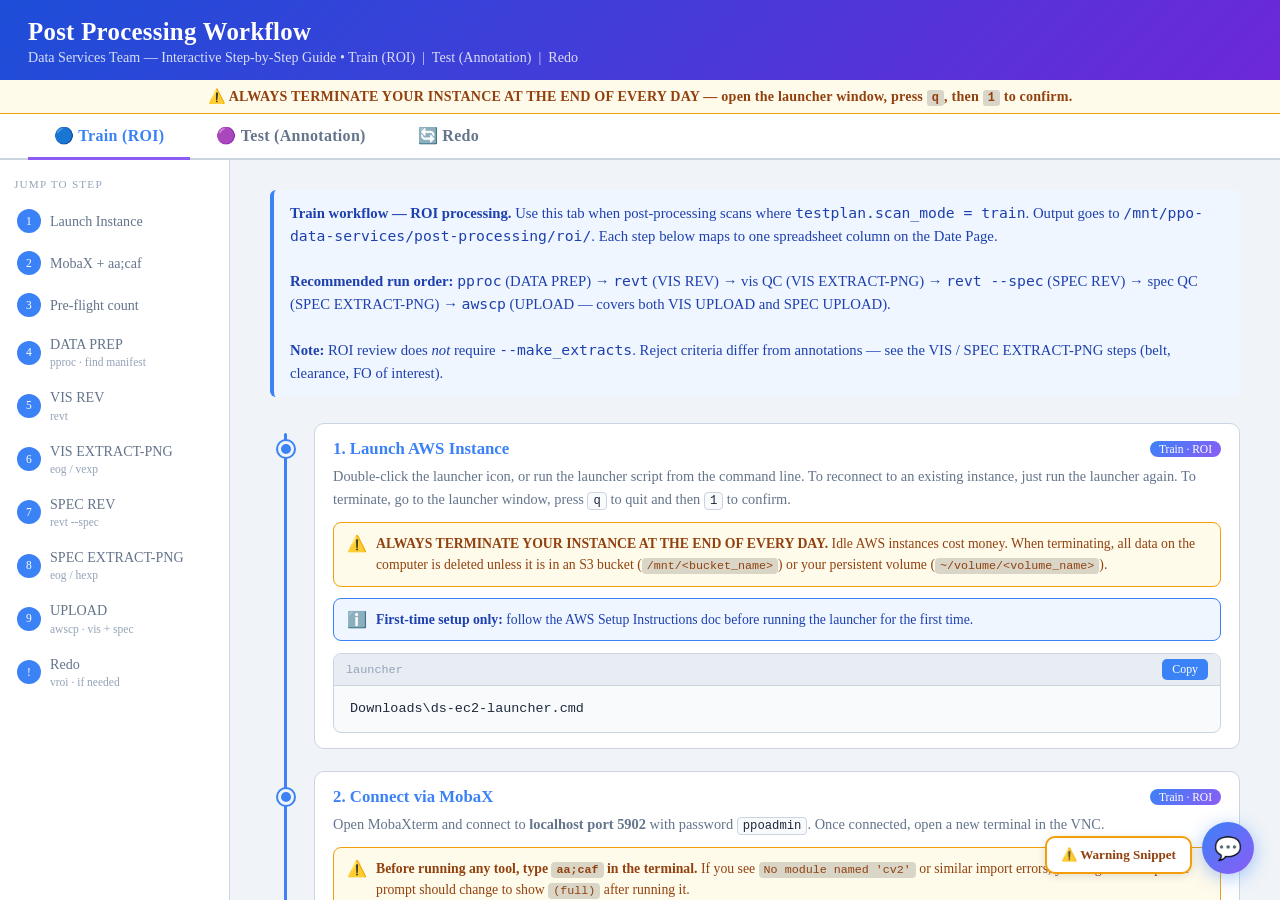
<file: index.html>
<!DOCTYPE html>
<html lang="en">
<head>
  <meta charset="UTF-8" />
  <meta name="viewport" content="width=device-width, initial-scale=1.0" />
  <title>Post Processing Workflow</title>
  <style>
    /* ── Colour tokens ── */
    :root {
      --blue:        #3b82f6;
      --blue-dark:   #1d4ed8;
      --purple:      #8b5cf6;
      --purple-dark: #6d28d9;
      --ashy:        #94a3b8;
    }

    /* ── Dark mode ── */
    @media (prefers-color-scheme: dark) {
      :root {
        --bg:           #0f172a;
        --surface:      #1e293b;
        --surface2:     #273549;
        --text:         #e2e8f0;
        --text-muted:   #94a3b8;
        --border:       #334155;
        --highlight-bg: #1e3a5f;
        --warn-bg:      #2d1b00;
        --warn-border:  #f59e0b;
        --warn-text:    #fbbf24;
        --info-bg:      #0c2540;
        --info-border:  #3b82f6;
        --info-text:    #93c5fd;
        --code-bg:      #0d1117;
        --dot-border:   #0f172a;
        --shadow:       rgba(0,0,0,0.4);
      }
    }

    /* ── Light mode ── */
    @media (prefers-color-scheme: light) {
      :root {
        --bg:           #f0f4f8;
        --surface:      #ffffff;
        --surface2:     #e8edf4;
        --text:         #1e293b;
        --text-muted:   #64748b;
        --border:       #cbd5e1;
        --highlight-bg: #dbeafe;
        --warn-bg:      #fffbeb;
        --warn-border:  #f59e0b;
        --warn-text:    #92400e;
        --info-bg:      #eff6ff;
        --info-border:  #3b82f6;
        --info-text:    #1e40af;
        --code-bg:      #f8fafc;
        --dot-border:   #f0f4f8;
        --shadow:       rgba(0,0,0,0.12);
      }
    }

    /* ── Reset ── */
    *, *::before, *::after { box-sizing: border-box; margin: 0; padding: 0; }

    body {
      font-family: 'Times New Roman', Times, serif;
      background: var(--bg);
      color: var(--text);
      height: 100vh;
      display: flex;
      flex-direction: column;
      overflow: hidden;
    }

    /* ════════════════════════════
       HEADER
    ════════════════════════════ */
    .header {
      background: linear-gradient(135deg, var(--blue-dark) 0%, var(--purple-dark) 100%);
      padding: 18px 28px 14px;
      color: #fff;
      flex-shrink: 0;
    }
    .header h1 { font-size: 1.55rem; letter-spacing: 0.3px; }
    .header p  { font-size: 0.88rem; opacity: 0.82; margin-top: 3px; }

    /* ════════════════════════════
       PERSISTENT TERMINATE BANNER
    ════════════════════════════ */
    .terminate-banner {
      background: var(--warn-bg);
      border-bottom: 1px solid var(--warn-border);
      color: var(--warn-text);
      padding: 8px 28px;
      font-size: 0.88rem;
      text-align: center;
      flex-shrink: 0;
      font-weight: bold;
      letter-spacing: 0.2px;
    }
    .terminate-banner code {
      background: rgba(0,0,0,0.15);
      padding: 1px 5px;
      border-radius: 3px;
      font-family: 'Courier New', monospace;
      font-size: 0.85em;
      color: inherit;
    }

    /* ════════════════════════════
       TAB NAV
    ════════════════════════════ */
    .tab-nav {
      display: flex;
      background: var(--surface);
      border-bottom: 2px solid var(--border);
      padding: 0 28px;
      flex-shrink: 0;
    }
    .tab-btn {
      font-family: 'Times New Roman', Times, serif;
      font-size: 1rem;
      font-weight: bold;
      padding: 12px 26px;
      border: none;
      background: none;
      color: var(--text-muted);
      cursor: pointer;
      border-bottom: 3px solid transparent;
      margin-bottom: -2px;
      transition: color 0.2s, border-color 0.2s;
      letter-spacing: 0.3px;
    }
    .tab-btn:hover { color: var(--blue); }
    .tab-btn.active { color: var(--blue); border-bottom-color: var(--purple); }

    /* ════════════════════════════
       MAIN LAYOUT
    ════════════════════════════ */
    .main-layout {
      display: flex;
      flex: 1;
      overflow: hidden;
    }

    /* ════════════════════════════
       SIDE NAV
    ════════════════════════════ */
    .side-nav {
      width: 230px;
      min-width: 230px;
      background: var(--surface);
      border-right: 1px solid var(--border);
      overflow-y: auto;
      padding: 18px 0 18px;
      flex-shrink: 0;
    }
    .side-nav-title {
      font-size: 0.7rem;
      text-transform: uppercase;
      letter-spacing: 1.2px;
      color: var(--ashy);
      padding: 0 14px 10px;
    }
    .nav-item {
      display: flex;
      align-items: center;
      gap: 9px;
      padding: 9px 14px;
      cursor: pointer;
      font-size: 0.88rem;
      color: var(--text-muted);
      border-left: 3px solid transparent;
      transition: all 0.18s;
      line-height: 1.3;
    }
    .nav-item:hover { background: var(--surface2); color: var(--text); }
    .nav-item.active {
      border-left-color: var(--purple);
      color: var(--blue);
      background: var(--highlight-bg);
      font-weight: bold;
    }
    .nav-num {
      width: 24px; height: 24px;
      border-radius: 50%;
      background: var(--blue);
      color: #fff;
      font-size: 0.72rem;
      display: flex; align-items: center; justify-content: center;
      flex-shrink: 0;
      transition: background 0.2s;
    }
    .nav-item.active .nav-num { background: var(--purple); }
    .nav-sub { font-size: 0.72rem; color: var(--ashy); margin-top: 2px; }

    /* ════════════════════════════
       CONTENT AREA
    ════════════════════════════ */
    .content-area {
      flex: 1;
      overflow-y: auto;
      padding: 30px 40px 60px;
    }

    /* ════════════════════════════
       TAB PANELS
    ════════════════════════════ */
    .tab-panel { display: none; }
    .tab-panel.active { display: block; }

    .tab-intro {
      background: var(--info-bg);
      border-left: 4px solid var(--info-border);
      padding: 12px 16px;
      border-radius: 6px;
      margin-bottom: 26px;
      color: var(--info-text);
      font-size: 0.92rem;
      line-height: 1.55;
    }
    .tab-intro strong { color: var(--info-text); }

    /* ════════════════════════════
       TIMELINE
    ════════════════════════════ */
    .timeline {
      position: relative;
      padding-left: 44px;
    }
    .timeline::before {
      content: '';
      position: absolute;
      left: 14px; top: 10px; bottom: 10px;
      width: 3px;
      background: linear-gradient(to bottom, var(--blue), var(--purple));
      border-radius: 3px;
    }
    .timeline-step { position: relative; margin-bottom: 22px; }
    .step-dot {
      position: absolute;
      left: -36px; top: 18px;
      width: 16px; height: 16px;
      border-radius: 50%;
      background: var(--blue);
      border: 3px solid var(--dot-border);
      box-shadow: 0 0 0 2px var(--blue);
      transition: all 0.25s;
    }
    .timeline-step.highlighted .step-dot {
      background: var(--purple);
      box-shadow: 0 0 0 3px var(--purple), 0 0 14px var(--purple);
      transform: scale(1.25);
    }

    /* ── Step card ── */
    .step-card {
      background: var(--surface);
      border: 1.5px solid var(--border);
      border-radius: 10px;
      padding: 15px 18px;
      transition: border-color 0.2s, box-shadow 0.2s, background 0.2s;
    }
    .step-card:hover {
      border-color: var(--blue);
      box-shadow: 0 2px 14px rgba(59,130,246,0.15);
    }
    .timeline-step.highlighted .step-card {
      border-color: var(--purple);
      box-shadow: 0 4px 22px rgba(139,92,246,0.28);
      background: var(--highlight-bg);
    }
    .step-header {
      display: flex; align-items: center;
      justify-content: space-between; gap: 10px;
    }
    .step-title {
      font-size: 1.05rem;
      font-weight: bold;
      color: var(--blue);
    }
    .step-badge {
      font-size: 0.72rem;
      background: linear-gradient(135deg, var(--blue), var(--purple));
      color: #fff;
      padding: 2px 9px;
      border-radius: 12px;
      white-space: nowrap;
    }
    .step-desc {
      font-size: 0.9rem;
      color: var(--text-muted);
      margin-top: 6px;
      line-height: 1.6;
    }
    .step-desc ul { margin: 6px 0 0 18px; }
    .step-desc li { margin-bottom: 3px; }
    .step-desc code, .step-card code {
      background: var(--code-bg);
      border: 1px solid var(--border);
      padding: 1px 5px;
      border-radius: 4px;
      font-family: 'Courier New', monospace;
      font-size: 0.85em;
      color: var(--text);
    }

    /* ── Warning box ── */
    .warning-box {
      display: flex;
      gap: 9px;
      align-items: flex-start;
      margin-top: 11px;
      padding: 10px 13px;
      background: var(--warn-bg);
      border: 1.5px solid var(--warn-border);
      border-radius: 8px;
    }
    .warn-icon { font-size: 1rem; flex-shrink: 0; margin-top: 1px; }
    .warn-text {
      font-size: 0.86rem;
      color: var(--warn-text);
      line-height: 1.55;
    }
    .warn-text code {
      background: rgba(0,0,0,0.15);
      border: none;
      color: inherit;
    }

    /* ── Info box ── */
    .info-box {
      display: flex;
      gap: 9px;
      align-items: flex-start;
      margin-top: 11px;
      padding: 10px 13px;
      background: var(--info-bg);
      border: 1.5px solid var(--info-border);
      border-radius: 8px;
    }
    .info-icon { font-size: 1rem; flex-shrink: 0; margin-top: 1px; }
    .info-text {
      font-size: 0.86rem;
      color: var(--info-text);
      line-height: 1.55;
    }
    .info-text code {
      background: rgba(0,0,0,0.15);
      border: none;
      color: inherit;
    }

    /* ── Code block ── */
    .code-block {
      margin-top: 12px;
      background: var(--code-bg);
      border: 1px solid var(--border);
      border-radius: 8px;
      overflow: hidden;
    }
    .code-header {
      display: flex;
      justify-content: space-between;
      align-items: center;
      padding: 5px 12px;
      background: var(--surface2);
      border-bottom: 1px solid var(--border);
    }
    .code-label {
      font-size: 0.74rem;
      color: var(--ashy);
      font-family: 'Courier New', monospace;
    }
    .copy-btn {
      font-family: 'Times New Roman', Times, serif;
      font-size: 0.74rem;
      padding: 3px 10px;
      background: var(--blue);
      color: #fff;
      border: none;
      border-radius: 5px;
      cursor: pointer;
      transition: background 0.2s;
    }
    .copy-btn:hover  { background: var(--purple); }
    .copy-btn.copied { background: #10b981; }
    .code-content {
      padding: 12px 16px;
      font-family: 'Courier New', monospace;
      font-size: 0.84rem;
      color: var(--text);
      white-space: pre-wrap;
      word-break: break-all;
      overflow-x: auto;
      line-height: 1.6;
    }

    /* ════════════════════════════
       REDO TAB sub-sections
    ════════════════════════════ */
    .redo-section { margin-bottom: 44px; }
    .redo-section-title {
      font-size: 1.15rem;
      font-weight: bold;
      color: var(--purple);
      border-bottom: 2px solid var(--purple);
      padding-bottom: 8px;
      margin-bottom: 22px;
    }

    /* ════════════════════════════
       CHATBOT
    ════════════════════════════ */
    .chatbot-toggle {
      position: fixed;
      bottom: 26px; right: 26px;
      width: 52px; height: 52px;
      border-radius: 50%;
      background: linear-gradient(135deg, var(--blue), var(--purple));
      color: #fff;
      border: none;
      cursor: pointer;
      font-size: 1.4rem;
      box-shadow: 0 4px 18px rgba(59,130,246,0.45);
      z-index: 200;
      transition: transform 0.2s;
      display: flex; align-items: center; justify-content: center;
    }
    .chatbot-toggle:hover { transform: scale(1.1); }

    .chatbot-panel {
      position: fixed;
      bottom: 88px; right: 26px;
      width: 360px; height: 500px;
      background: var(--surface);
      border: 1.5px solid var(--border);
      border-radius: 14px;
      box-shadow: 0 8px 36px var(--shadow);
      display: none;
      flex-direction: column;
      z-index: 199;
      overflow: hidden;
    }
    .chatbot-panel.open { display: flex; }

    .chat-header {
      padding: 13px 16px;
      background: linear-gradient(135deg, var(--blue-dark), var(--purple-dark));
      color: #fff;
      font-size: 0.95rem;
      font-weight: bold;
      flex-shrink: 0;
    }
    .chat-header p {
      font-size: 0.76rem;
      opacity: 0.8;
      font-weight: normal;
      margin-top: 2px;
    }

    .chat-messages {
      flex: 1;
      overflow-y: auto;
      padding: 12px;
      display: flex;
      flex-direction: column;
      gap: 9px;
    }
    .chat-msg {
      padding: 8px 12px;
      border-radius: 10px;
      font-size: 0.86rem;
      line-height: 1.55;
      max-width: 92%;
      white-space: pre-wrap;
    }
    .chat-msg.bot {
      background: var(--surface2);
      border: 1px solid var(--border);
      align-self: flex-start;
    }
    .chat-msg.user {
      background: var(--blue);
      color: #fff;
      align-self: flex-end;
    }
    .chat-msg code {
      background: var(--code-bg);
      border: 1px solid var(--border);
      padding: 1px 5px;
      border-radius: 4px;
      font-family: 'Courier New', monospace;
      font-size: 0.85em;
    }

    .chat-suggestions {
      padding: 6px 12px;
      display: flex;
      flex-wrap: wrap;
      gap: 5px;
      border-top: 1px solid var(--border);
      flex-shrink: 0;
    }
    .suggestion-chip {
      font-family: 'Times New Roman', Times, serif;
      font-size: 0.74rem;
      padding: 3px 9px;
      background: var(--surface2);
      border: 1px solid var(--border);
      border-radius: 10px;
      cursor: pointer;
      color: var(--text-muted);
      transition: all 0.15s;
    }
    .suggestion-chip:hover { background: var(--blue); color: #fff; border-color: var(--blue); }

    .chat-input-area {
      display: flex;
      padding: 9px 10px;
      gap: 7px;
      border-top: 1px solid var(--border);
      flex-shrink: 0;
    }
    .chat-input {
      flex: 1;
      font-family: 'Times New Roman', Times, serif;
      font-size: 0.86rem;
      padding: 7px 11px;
      border: 1.5px solid var(--border);
      border-radius: 8px;
      background: var(--bg);
      color: var(--text);
      outline: none;
    }
    .chat-input:focus { border-color: var(--blue); }
    .chat-send {
      font-family: 'Times New Roman', Times, serif;
      padding: 7px 13px;
      background: var(--purple);
      color: #fff;
      border: none;
      border-radius: 8px;
      cursor: pointer;
      font-size: 0.86rem;
      transition: background 0.2s;
    }
    .chat-send:hover { background: var(--blue); }

    /* ════════════════════════════
       WARNING SNIPPET BUTTON & MODAL
    ════════════════════════════ */
    .snippet-btn {
      position: fixed;
      bottom: 26px; right: 88px;
      padding: 9px 14px;
      background: var(--surface);
      border: 2px solid var(--warn-border);
      color: var(--warn-text);
      border-radius: 10px;
      cursor: pointer;
      font-family: 'Times New Roman', Times, serif;
      font-size: 0.82rem;
      font-weight: bold;
      box-shadow: 0 2px 10px var(--shadow);
      z-index: 200;
      transition: background 0.2s;
    }
    .snippet-btn:hover { background: var(--warn-bg); }

    .modal-overlay {
      display: none;
      position: fixed; inset: 0;
      background: rgba(0,0,0,0.55);
      z-index: 300;
      align-items: center; justify-content: center;
    }
    .modal-overlay.open { display: flex; }
    .modal-box {
      background: var(--surface);
      border-radius: 13px;
      padding: 26px 28px;
      width: 580px; max-width: 92vw;
      box-shadow: 0 10px 44px var(--shadow);
      position: relative;
    }
    .modal-close {
      position: absolute; top: 14px; right: 16px;
      background: none; border: none;
      font-size: 1.3rem; cursor: pointer;
      color: var(--text-muted);
      line-height: 1;
    }
    .modal-close:hover { color: var(--text); }
    .modal-box h3 { font-size: 1.1rem; color: var(--blue); margin-bottom: 5px; }
    .modal-box > p { font-size: 0.86rem; color: var(--text-muted); margin-bottom: 16px; line-height: 1.5; }
    .snippet-preview {
      background: var(--code-bg);
      border: 1px solid var(--border);
      border-radius: 8px;
      overflow: hidden;
      margin-bottom: 10px;
    }
    .snippet-preview .code-header { padding: 5px 12px; background: var(--surface2); border-bottom: 1px solid var(--border); }
    .snippet-preview pre {
      padding: 13px 16px;
      font-size: 0.82rem;
      font-family: 'Courier New', monospace;
      color: var(--text);
      white-space: pre;
      overflow-x: auto;
      line-height: 1.6;
    }
    .modal-note {
      font-size: 0.8rem;
      color: var(--text-muted);
      margin-top: 10px;
      line-height: 1.5;
    }
    .modal-note strong { color: var(--blue); }
  </style>
</head>
<body>

<!-- ════ HEADER ════ -->
<div class="header">
  <h1>Post Processing Workflow</h1>
  <p>Data Services Team — Interactive Step-by-Step Guide  •  Train (ROI) &nbsp;|&nbsp;  Test (Annotation) &nbsp;|&nbsp;  Redo</p>
</div>

<!-- ════ PERSISTENT END-OF-DAY REMINDER ════ -->
<div class="terminate-banner">
  ⚠️ ALWAYS TERMINATE YOUR INSTANCE AT THE END OF EVERY DAY — open the launcher window, press <code>q</code>, then <code>1</code> to confirm.
</div>

<!-- ════ TAB NAV ════ -->
<div class="tab-nav">
  <button class="tab-btn active" onclick="switchTab('train', this)">🔵 Train (ROI)</button>
  <button class="tab-btn"        onclick="switchTab('test',  this)">🟣 Test (Annotation)</button>
  <button class="tab-btn"        onclick="switchTab('redo',  this)">🔄 Redo</button>
</div>

<!-- ════ MAIN LAYOUT ════ -->
<div class="main-layout">

  <!-- ── SIDE NAV ── -->
  <nav class="side-nav" id="sideNav">
    <div class="side-nav-title">Jump to Step</div>
    <!-- filled dynamically by JS -->
  </nav>

  <!-- ── CONTENT AREA ── -->
  <div class="content-area" id="contentArea">

    <!-- ══════════════════════
         TRAIN TAB  (ROI workflow on train data)
    ══════════════════════ -->
    <div class="tab-panel active" id="panel-train">

      <div class="tab-intro">
        <strong>Train workflow — ROI processing.</strong> Use this tab when post-processing scans where <code>testplan.scan_mode = train</code>. Output goes to <code>/mnt/ppo-data-services/post-processing/roi/</code>. Each step below maps to one spreadsheet column on the Date Page.<br/><br/>
        <strong>Recommended run order:</strong>
        <code>pproc</code> (DATA PREP) → <code>revt</code> (VIS REV) → vis QC (VIS EXTRACT-PNG) → <code>revt --spec</code> (SPEC REV) → spec QC (SPEC EXTRACT-PNG) → <code>awscp</code> (UPLOAD — covers both VIS UPLOAD and SPEC UPLOAD).<br/><br/>
        <strong>Note:</strong> ROI review does <em>not</em> require <code>--make_extracts</code>. Reject criteria differ from annotations — see the VIS / SPEC EXTRACT-PNG steps (belt, clearance, FO of interest).
      </div>

      <div class="timeline" id="timeline-train">

        <!-- STEP 1: Start Instance -->
        <div class="timeline-step" id="train-step-1">
          <div class="step-dot"></div>
          <div class="step-card">
            <div class="step-header">
              <span class="step-title">1. Launch AWS Instance</span>
              <span class="step-badge">Train · ROI</span>
            </div>
            <p class="step-desc">Double-click the launcher icon, or run the launcher script from the command line. To reconnect to an existing instance, just run the launcher again. To terminate, go to the launcher window, press <code>q</code> to quit and then <code>1</code> to confirm.</p>
            <div class="warning-box">
              <span class="warn-icon">⚠️</span>
              <span class="warn-text"><strong>ALWAYS TERMINATE YOUR INSTANCE AT THE END OF EVERY DAY.</strong> Idle AWS instances cost money. When terminating, all data on the computer is deleted unless it is in an S3 bucket (<code>/mnt/&lt;bucket_name&gt;</code>) or your persistent volume (<code>~/volume/&lt;volume_name&gt;</code>).</span>
            </div>
            <div class="info-box">
              <span class="info-icon">ℹ️</span>
              <span class="info-text"><strong>First-time setup only:</strong> follow the AWS Setup Instructions doc before running the launcher for the first time.</span>
            </div>
            <div class="code-block">
              <div class="code-header">
                <span class="code-label">launcher</span>
                <button class="copy-btn" onclick="copyCode(this)">Copy</button>
              </div>
              <div class="code-content">Downloads\ds-ec2-launcher.cmd</div>
            </div>
          </div>
        </div>

        <!-- STEP 2: MobaX -->
        <div class="timeline-step" id="train-step-2">
          <div class="step-dot"></div>
          <div class="step-card">
            <div class="step-header">
              <span class="step-title">2. Connect via MobaX</span>
              <span class="step-badge">Train · ROI</span>
            </div>
            <p class="step-desc">Open MobaXterm and connect to <strong>localhost port 5902</strong> with password <code>ppoadmin</code>. Once connected, open a new terminal in the VNC.</p>
            <div class="warning-box">
              <span class="warn-icon">⚠️</span>
              <span class="warn-text"><strong>Before running any tool, type <code>aa;caf</code> in the terminal.</strong> If you see <code>No module named 'cv2'</code> or similar import errors, you forgot this step. The prompt should change to show <code>(full)</code> after running it.</span>
            </div>
            <div class="code-block">
              <div class="code-header">
                <span class="code-label">connect to instance</span>
                <button class="copy-btn" onclick="copyCode(this)">Copy</button>
              </div>
              <div class="code-content">localhost:5902
password: ppoadmin</div>
            </div>
            <div class="code-block">
              <div class="code-header">
                <span class="code-label">activate environment</span>
                <button class="copy-btn" onclick="copyCode(this)">Copy</button>
              </div>
              <div class="code-content">aa;caf</div>
            </div>
          </div>
        </div>

<!-- STEP 3 — Pre-flight count check -->
        <div class="timeline-step" id="train-step-3">
          <div class="step-dot"></div>
          <div class="step-card">
            <div class="step-header">
              <span class="step-title">3. Pre-flight — verify file count</span>
              <span class="step-badge">Optional · Sanity Check</span>
            </div>
            <p class="step-desc">Confirm the number of raw <code>train</code> files matches the spreadsheet before prepping. Same idea as the t3st pre-flight, just with <code>scan_mode train</code>.</p>
            <div class="warning-box">
              <span class="warn-icon">⚠️</span>
              <span class="warn-text"><strong>If the count is 0:</strong> check material spelling, asterisks, and the directory. If files are still named <code>frame*</code> instead of <code>train*</code>, renaming hasn't completed yet — software needs more time.</span>
            </div>
            <div class="info-box">
              <span class="info-icon">ℹ️</span>
              <span class="info-text">Never <code>cd</code> into an S3 bucket — it causes a major slowdown for every command you run. Always pass full paths.</span>
            </div>
            <div class="code-block">
              <div class="code-header">
                <span class="code-label">template — count train files</span>
                <button class="copy-btn" onclick="copyCode(this)">Copy</button>
              </div>
              <div class="code-content">dl ls /mnt/ppo-experimental-data/&lt;PROJECT&gt;/fo/&lt;dm#&gt;_vis/&lt;date&gt;/raw/run* --filter testplan.mat &lt;material&gt; --filter testplan.scan_mode train --bare | wc -l</div>
            </div>
          </div>
        </div>

        <!-- STEP 4 — AB DATA PREP (train / ROI) -->
        <div class="timeline-step" id="train-step-4">
          <div class="step-dot"></div>
          <div class="step-card">
            <div class="step-header">
              <span class="step-title">4. DATA PREP <span style="font-weight:normal;color:var(--text-muted);font-size:0.9rem;">(also DATA PREPer)</span></span>
              <span class="step-badge">pproc</span>
            </div>
            <p class="step-desc">Run <code>pproc</code> on the <code>train</code> raw files. The tool detects ROI squares and writes corrected files plus a <code>post_proc_info_&lt;#&gt;.txt</code> manifest under the <code>roi</code> output folder. Run per material, per dm, per date.</p>
            <div class="info-box">
              <span class="info-icon">ℹ️</span>
              <span class="info-text"><strong>Spreadsheet:</strong> tick <strong>DATA PREP</strong> when this finishes; put your name in <strong>DATA PREPer</strong>. Output: <code>/mnt/ppo-data-services/post-processing/roi/&lt;date&gt;/&lt;vis_camera_serial&gt;/</code>. Use <code>--save_dir</code> to override the destination.</span>
            </div>
            <div class="warning-box">
              <span class="warn-icon">⚠️</span>
              <span class="warn-text"><strong>Sweeper Path / cal_vis errors</strong> mean calibrations are missing or unmounted. Run <code>mount | grep PPO</code> to verify, then <code>mount&lt;#&gt;</code> with password <code>ppoadmin</code> if needed. If calibrations themselves aren't ready, escalate to software (Barrett).</span>
            </div>
            <div class="code-block">
              <div class="code-header">
                <span class="code-label">template — pproc train</span>
                <button class="copy-btn" onclick="copyCode(this)">Copy</button>
              </div>
              <div class="code-content">pproc `dl ls /mnt/ppo-experimental-data/&lt;PROJECT&gt;/fo/&lt;dm#&gt;_vis/&lt;date&gt;/raw/run*/frame*.h5 --filter testplan.mat &lt;material&gt; --filter testplan.scan_mode train -b`</div>
            </div>
            <div class="code-block">
              <div class="code-header">
                <span class="code-label">find the manifest filename</span>
                <button class="copy-btn" onclick="copyCode(this)">Copy</button>
              </div>
              <div class="code-content">ls /mnt/ppo-data-services/post-processing/roi/&lt;date&gt;/&lt;vis_camera_serial&gt;/post_proc_info_*.txt</div>
            </div>
          </div>
        </div>

        <!-- STEP 5 — AD VIS REV -->
        <div class="timeline-step" id="train-step-5">
          <div class="step-dot"></div>
          <div class="step-card">
            <div class="step-header">
              <span class="step-title">5. VIS REV <span style="font-weight:normal;color:var(--text-muted);font-size:0.9rem;">(also REVer · VIS IGNORE)</span></span>
              <span class="step-badge">revt</span>
            </div>
            <p class="step-desc">Run <code>revt</code> on the manifest from the DATA PREP step to review the <strong>vis</strong> ROI masks. Page through and flag bad ones.</p>
            <p class="step-desc"><strong>ROI review controls:</strong></p>
            <ul class="step-desc" style="margin-top:0;">
              <li><strong>Left click</strong> on a mask to highlight <strong>blue</strong> = mark for redo. Click again to remove.</li>
              <li><strong>Right click</strong> to highlight <strong>red</strong> = mark scan un-usable, do not upload (this populates the <strong>VIS IGNORE</strong> column).</li>
              <li>Use Next / Previous or arrow keys to navigate.</li>
              <li>Press <code>q</code> to save, <code>!</code> to discard.</li>
            </ul>
            <div class="warning-box">
              <span class="warn-icon">⚠️</span>
              <span class="warn-text"><strong>If the review window won't open</strong> (<code>Could not connect to display</code>, <code>qxcbconnection</code>, or silent no-window), it's a tmux issue. Detach with <code>Ctrl+B</code> then <code>D</code>, kill the tmux, re-make it, and try again. Cause is usually the same tmux session open on two machines.</span>
            </div>
            <div class="info-box">
              <span class="info-icon">ℹ️</span>
              <span class="info-text"><strong>Spreadsheet:</strong> tick <strong>VIS REV</strong> and put your name in <strong>REVer</strong> (vis side). <strong>VIS IGNORE</strong> is set automatically by your right-clicks. ROI review does <em>not</em> use <code>--make_extracts</code>.</span>
            </div>
            <div class="code-block">
              <div class="code-header">
                <span class="code-label">template — revt vis</span>
                <button class="copy-btn" onclick="copyCode(this)">Copy</button>
              </div>
              <div class="code-content">revt /mnt/ppo-data-services/post-processing/roi/post_proc_info_&lt;#&gt;.txt</div>
            </div>
          </div>
        </div>

        <!-- STEP 6 — AF VIS EXTRACT-PNG QC -->
        <div class="timeline-step" id="train-step-6">
          <div class="step-dot"></div>
          <div class="step-card">
            <div class="step-header">
              <span class="step-title">6. VIS EXTRACT-PNG <span style="font-weight:normal;color:var(--text-muted);font-size:0.9rem;">(also VIS EXTRACT-PNGer)</span></span>
              <span class="step-badge">eog / vexp</span>
            </div>
            <p class="step-desc">Visual QC of the vis ROI PNGs. Separate step from VIS REV — review = clicking through masks, QC = looking at the actual output.</p>
            <ul class="step-desc" style="margin-top:0;">
              <li><code>eog *.png</code> — quick browse through all PNGs.</li>
              <li><code>vexp &lt;file&gt;.h5</code> — opens the .h5 directly when the PNG mask overlay obscures detail.</li>
            </ul>
            <div class="warning-box">
              <span class="warn-icon">⚠️</span>
              <span class="warn-text"><strong>Reject any ROI that contains:</strong> belt, other FOs that are not the FO of interest, or has too much clearance between the ROI box (yellow) and the ROI square (green) — that's data loss. For density ROIs, meat background is OK as long as FO density is uniform. Don't forget the <code>--ac</code> tag for spec annotations where required.</span>
            </div>
            <div class="info-box">
              <span class="info-icon">ℹ️</span>
              <span class="info-text"><strong>Spreadsheet:</strong> tick <strong>VIS EXTRACT-PNG</strong>; name in <strong>VIS EXTRACT-PNGer</strong>. To fix: go back to VIS REV, mark the scan blue, and use vroi (Train Redo) to re-ROI.</span>
            </div>
            <div class="code-block">
              <div class="code-header">
                <span class="code-label">browse PNGs (vis camera)</span>
                <button class="copy-btn" onclick="copyCode(this)">Copy</button>
              </div>
              <div class="code-content">eog /mnt/ppo-data-services/post-processing/roi/&lt;date&gt;/&lt;vis_camera_serial&gt;/*.png</div>
            </div>
            <div class="code-block">
              <div class="code-header">
                <span class="code-label">open one .h5 in vexp</span>
                <button class="copy-btn" onclick="copyCode(this)">Copy</button>
              </div>
              <div class="code-content">vexp /mnt/ppo-data-services/post-processing/roi/&lt;date&gt;/&lt;vis_camera_serial&gt;/&lt;file&gt;.h5</div>
            </div>
          </div>
        </div>

        <!-- STEP 7 — AK SPEC REV -->
        <div class="timeline-step" id="train-step-7">
          <div class="step-dot"></div>
          <div class="step-card">
            <div class="step-header">
              <span class="step-title">7. SPEC REV <span style="font-weight:normal;color:var(--text-muted);font-size:0.9rem;">(also REVer · SPEC IGNORE)</span></span>
              <span class="step-badge">revt --spec</span>
            </div>
            <p class="step-desc">Re-run <code>revt</code> with <code>--spec</code> to sanity-check the spec ROI masks. Same controls as VIS REV.</p>
            <div class="info-box">
              <span class="info-icon">ℹ️</span>
              <span class="info-text"><strong>Spreadsheet:</strong> tick <strong>SPEC REV</strong>; name in <strong>REVer</strong> (spec side). Right-clicks here populate <strong>SPEC IGNORE</strong>. Run AFTER VIS REV.</span>
            </div>
            <div class="code-block">
              <div class="code-header">
                <span class="code-label">template — revt --spec</span>
                <button class="copy-btn" onclick="copyCode(this)">Copy</button>
              </div>
              <div class="code-content">revt /mnt/ppo-data-services/post-processing/roi/post_proc_info_&lt;#&gt;.txt --spec</div>
            </div>
          </div>
        </div>

        <!-- STEP 8 — AM SPEC EXTRACT-PNG QC -->
        <div class="timeline-step" id="train-step-8">
          <div class="step-dot"></div>
          <div class="step-card">
            <div class="step-header">
              <span class="step-title">8. SPEC EXTRACT-PNG <span style="font-weight:normal;color:var(--text-muted);font-size:0.9rem;">(also SPEC EXTRACT-PNGer)</span></span>
              <span class="step-badge">eog / hexp</span>
            </div>
            <p class="step-desc">Same QC as VIS EXTRACT-PNG, but for spec ROIs. Note the path uses the <strong>spec camera serial</strong>. Use <code>hexp</code> instead of <code>vexp</code> for the .h5 files.</p>
            <div class="warning-box">
              <span class="warn-icon">⚠️</span>
              <span class="warn-text"><strong>Same reject criteria as VIS EXTRACT-PNG:</strong> no belt, no other (non-target) FOs, sufficient clearance between ROI box and square. To fix, mark blue in SPEC REV and re-ROI via Redo.</span>
            </div>
            <div class="info-box">
              <span class="info-icon">ℹ️</span>
              <span class="info-text"><strong>Spreadsheet:</strong> tick <strong>SPEC EXTRACT-PNG</strong>; name in <strong>SPEC EXTRACT-PNGer</strong>.</span>
            </div>
            <div class="code-block">
              <div class="code-header">
                <span class="code-label">browse PNGs (spec camera)</span>
                <button class="copy-btn" onclick="copyCode(this)">Copy</button>
              </div>
              <div class="code-content">eog /mnt/ppo-data-services/post-processing/roi/&lt;date&gt;/&lt;spec_camera_serial&gt;/*.png</div>
            </div>
            <div class="code-block">
              <div class="code-header">
                <span class="code-label">open one .h5 in hexp</span>
                <button class="copy-btn" onclick="copyCode(this)">Copy</button>
              </div>
              <div class="code-content">hexp /mnt/ppo-data-services/post-processing/roi/&lt;date&gt;/&lt;spec_camera_serial&gt;/&lt;file&gt;.h5</div>
            </div>
          </div>
        </div>

        <!-- STEP 9 — AH + AO UPLOAD -->
        <div class="timeline-step" id="train-step-9">
          <div class="step-dot"></div>
          <div class="step-card">
            <div class="step-header">
              <span class="step-title">9. UPLOAD <span style="font-weight:normal;color:var(--text-muted);font-size:0.9rem;">(VIS UPLOAD + SPEC UPLOAD; UPLOADer)</span></span>
              <span class="step-badge">awscp</span>
            </div>
            <p class="step-desc">Run <code>awscp</code> on the manifest. <strong>One run uploads BOTH vis and spec</strong> — the VIS UPLOAD and SPEC UPLOAD checkboxes are for independent verification of each side, not because you upload twice.</p>
            <div class="info-box">
              <span class="info-icon">ℹ️</span>
              <span class="info-text"><strong>Spreadsheet:</strong> tick <strong>VIS UPLOAD</strong> after the vis count check, and <strong>SPEC UPLOAD</strong> after the spec count check. Put your name in the <strong>UPLOADer</strong> dropdown for each side.</span>
            </div>
            <div class="warning-box">
              <span class="warn-icon">⚠️</span>
              <span class="warn-text"><strong><code>No Such File or Directory</code> on upload</strong> means the .txt is looking for .h5s that have been moved or already uploaded. If just spec is missing, recovery is possible (Common PP Errors → Advanced Solutions). If vis is missing, re-prep is required.</span>
            </div>
            <div class="warning-box">
              <span class="warn-icon">⚠️</span>
              <span class="warn-text"><strong>Permissions error?</strong> Server is mounted read-only. Run <code>mount&lt;#&gt;w &lt;username&gt;</code> (needs rw permission). If you don't have it, ask Alan Rooks.</span>
            </div>
            <div class="code-block">
              <div class="code-header">
                <span class="code-label">awscp — uploads vis + spec together</span>
                <button class="copy-btn" onclick="copyCode(this)">Copy</button>
              </div>
              <div class="code-content">awscp /mnt/ppo-data-services/post-processing/roi/post_proc_info_&lt;#&gt;.txt</div>
            </div>
            <div class="code-block">
              <div class="code-header">
                <span class="code-label">verify VIS count (for VIS UPLOAD)</span>
                <button class="copy-btn" onclick="copyCode(this)">Copy</button>
              </div>
              <div class="code-content">ls /mnt/ppo-post-proc/&lt;PROJECT&gt;/fo/&lt;dm#&gt;_vis/&lt;date&gt;/corrected | wc -l</div>
            </div>
            <div class="code-block">
              <div class="code-header">
                <span class="code-label">verify SPEC count (for SPEC UPLOAD)</span>
                <button class="copy-btn" onclick="copyCode(this)">Copy</button>
              </div>
              <div class="code-content">ls /mnt/ppo-post-proc/&lt;PROJECT&gt;/fo/&lt;dm#&gt;_spec/&lt;date&gt;/corrected | wc -l</div>
            </div>
          </div>
        </div>

        <!-- STEP 10 — Redo flagged ROIs -->
        <div class="timeline-step" id="train-step-10">
          <div class="step-dot"></div>
          <div class="step-card">
            <div class="step-header">
              <span class="step-title">10. Redo flagged ROIs (only if needed)</span>
              <span class="step-badge">If a QC step fails</span>
            </div>
            <p class="step-desc">Only run if you marked any scans <strong>blue</strong> during VIS REV or SPEC REV. Run <code>vroi</code> on the same manifest — it opens only the blue-highlighted scans for re-ROI. After redo, re-run the EXTRACT-PNG QC steps to verify before uploading.</p>
            <div class="info-box">
              <span class="info-icon">ℹ️</span>
              <span class="info-text"><code>--df passthrough</code> uses the existing dataframe; <code>--t</code> transforms the new vis ROI to the spec image automatically. Files marked <strong>red</strong> in VIS REV / SPEC REV are excluded from upload — vroi does not re-open them.</span>
            </div>
            <div class="code-block">
              <div class="code-header">
                <span class="code-label">vroi — train redo</span>
                <button class="copy-btn" onclick="copyCode(this)">Copy</button>
              </div>
              <div class="code-content">vroi /mnt/ppo-data-services/post-processing/roi/post_proc_info_&lt;#&gt;.txt --df passthrough --t</div>
            </div>
          </div>
        </div>

      </div><!-- /timeline-train -->
    </div><!-- /panel-train -->


    <!-- ══════════════════════
         TEST TAB  (Annotation workflow on t3st data)
    ══════════════════════ -->
    <div class="tab-panel" id="panel-test">

      <div class="tab-intro">
        <strong>Test workflow — Annotation processing.</strong> Use this tab when post-processing scans where <code>testplan.scan_mode = t3st</code> (note the spelling: "t3st", not "test"). Output goes to <code>/mnt/ppo-data-services/post-processing/annotation/</code>. Each step below maps to one spreadsheet column on the Date Page.<br/><br/>
        <strong>Recommended run order</strong> (more efficient than left-to-right on the spreadsheet):
        <code>pproc</code> (DATA PREP) → <code>revt</code> (VIS REV) → vis QC (VIS EXTRACT-PNG) → <code>revt --spec</code> (SPEC REV) → spec QC (SPEC EXTRACT-PNG) → <code>awscp</code> (UPLOAD — one run covers both VIS UPLOAD and SPEC UPLOAD).<br/><br/>
        <strong>Worked example below uses:</strong> Date <code>2026-04-25</code> · DM <code>dm21040002</code> · Material <code>concrete</code> · Vis cam <code>2104A1813</code> · Spec cam <code>13480</code>. Swap <code>concrete</code> for the actual material (e.g. <code>green_plastic</code>) per row.
      </div>

      <div class="timeline" id="timeline-test">

        <!-- STEP 1 -->
        <div class="timeline-step" id="test-step-1">
          <div class="step-dot"></div>
          <div class="step-card">
            <div class="step-header">
              <span class="step-title">1. Launch AWS Instance</span>
              <span class="step-badge">Test · Annotation</span>
            </div>
            <p class="step-desc">Double-click the launcher icon, or run the launcher script from the command line. To reconnect to an existing instance, just run the launcher again. To terminate, go to the launcher window, press <code>q</code> to quit and then <code>1</code> to confirm.</p>
            <div class="warning-box">
              <span class="warn-icon">⚠️</span>
              <span class="warn-text"><strong>ALWAYS TERMINATE YOUR INSTANCE AT THE END OF EVERY DAY.</strong> Anything not in an S3 bucket or persistent volume will be lost on termination.</span>
            </div>
            <div class="code-block">
              <div class="code-header">
                <span class="code-label">launcher</span>
                <button class="copy-btn" onclick="copyCode(this)">Copy</button>
              </div>
              <div class="code-content">Downloads\ds-ec2-launcher.cmd</div>
            </div>
          </div>
        </div>

        <!-- STEP 2 -->
        <div class="timeline-step" id="test-step-2">
          <div class="step-dot"></div>
          <div class="step-card">
            <div class="step-header">
              <span class="step-title">2. Connect via MobaX</span>
              <span class="step-badge">Test · Annotation</span>
            </div>
            <p class="step-desc">Open MobaXterm and connect to <strong>localhost port 5902</strong> with password <code>ppoadmin</code>. Once connected, open a new terminal in the VNC.</p>
            <div class="warning-box">
              <span class="warn-icon">⚠️</span>
              <span class="warn-text"><strong>Type <code>aa;caf</code> before running any tool.</strong> Forgetting this is the most common cause of <code>No module named 'cv2'</code> errors when running <code>pproc</code>, <code>revt</code>, <code>vroi</code>, <code>vexp</code>, etc. The prompt should show <code>(full)</code> afterwards.</span>
            </div>
            <div class="code-block">
              <div class="code-header">
                <span class="code-label">connect to instance</span>
                <button class="copy-btn" onclick="copyCode(this)">Copy</button>
              </div>
              <div class="code-content">localhost:5902
password: ppoadmin</div>
            </div>
            <div class="code-block">
              <div class="code-header">
                <span class="code-label">activate environment</span>
                <button class="copy-btn" onclick="copyCode(this)">Copy</button>
              </div>
              <div class="code-content">aa;caf</div>
            </div>
          </div>
        </div>

<!-- STEP 3 — Pre-flight count check -->
        <div class="timeline-step" id="test-step-3">
          <div class="step-dot"></div>
          <div class="step-card">
            <div class="step-header">
              <span class="step-title">3. Pre-flight — verify file count</span>
              <span class="step-badge">Optional · Sanity Check</span>
            </div>
            <p class="step-desc">Before DATA PREP, confirm the number of raw <code>t3st</code> files for this material+date+dm matches the count on the spreadsheet. Catches typos and missing renames before you waste time on a long pproc run. Note the <code>scan_mode t3st</code> filter — using <code>test</code> here returns zero.</p>
            <div class="warning-box">
              <span class="warn-icon">⚠️</span>
              <span class="warn-text"><strong>If the count is 0,</strong> check material spelling, asterisks, and the directory. If files are still named <code>frame*</code> instead of <code>t3st*</code>, renaming hasn't completed yet — software needs more time, or escalate.</span>
            </div>
            <div class="info-box">
              <span class="info-icon">ℹ️</span>
              <span class="info-text">Run commands using full paths. Don't <code>cd</code> into <code>/mnt/ppo-experimental-data</code> or any S3 bucket — every command becomes much slower.</span>
            </div>
            <div class="code-block">
              <div class="code-header">
                <span class="code-label">template</span>
                <button class="copy-btn" onclick="copyCode(this)">Copy</button>
              </div>
              <div class="code-content">dl ls /mnt/ppo-experimental-data/&lt;PROJECT&gt;/fo/&lt;dm#&gt;_vis/&lt;date&gt;/raw/run* --filter testplan.mat &lt;material&gt; --filter testplan.scan_mode t3st --bare | wc -l</div>
            </div>
            <div class="code-block">
              <div class="code-header">
                <span class="code-label">example — concrete on 2026-04-25, dm21040002</span>
                <button class="copy-btn" onclick="copyCode(this)">Copy</button>
              </div>
              <div class="code-content">dl ls /mnt/ppo-experimental-data/&lt;PROJECT&gt;/fo/dm21040002_vis/2026-04-25/raw/run* --filter testplan.mat concrete --filter testplan.scan_mode t3st --bare | wc -l</div>
            </div>
          </div>
        </div>

<!-- STEP 4 — AB DATA PREP -->
        <div class="timeline-step" id="test-step-4">
          <div class="step-dot"></div>
          <div class="step-card">
            <div class="step-header">
              <span class="step-title">4. DATA PREP <span style="font-weight:normal;color:var(--text-muted);font-size:0.9rem;">(also DATA PREPer)</span></span>
              <span class="step-badge">pproc</span>
            </div>
            <p class="step-desc">Run <code>pproc</code> on the <code>t3st</code> raw files. The tool detects FOs (foreign objects), draws annotation boxes, generates vis/spec PNGs, and writes a <code>post_proc_info_&lt;#&gt;.txt</code> manifest under the <code>annotation</code> output folder. After it finishes, list the manifest filename so you can use it in the review and upload steps.</p>
            <div class="info-box">
              <span class="info-icon">ℹ️</span>
              <span class="info-text"><strong>Spreadsheet:</strong> tick <strong>DATA PREP</strong> when this finishes; put your name in <strong>DATA PREPer</strong>. Output path: <code>/mnt/ppo-data-services/post-processing/annotation/&lt;date&gt;/&lt;vis_camera_serial&gt;/</code>. Add <code>--no_split</code> if your project doesn't split into validation/test extracts.</span>
            </div>
            <div class="warning-box">
              <span class="warn-icon">⚠️</span>
              <span class="warn-text"><strong>Make sure you are using <code>scan_mode t3st</code>, not <code>train</code>.</strong> Train scans go through the ROI workflow (Train tab); t3st scans go through Annotation (this tab). Mixing them produces wrong output and reviewer rework.</span>
            </div>
            <div class="code-block">
              <div class="code-header">
                <span class="code-label">template — pproc t3st</span>
                <button class="copy-btn" onclick="copyCode(this)">Copy</button>
              </div>
              <div class="code-content">pproc `dl ls /mnt/ppo-experimental-data/&lt;PROJECT&gt;/fo/&lt;dm#&gt;_vis/&lt;date&gt;/raw/run*/frame*.h5 --filter testplan.mat &lt;material&gt; --filter testplan.scan_mode t3st -b`</div>
            </div>
            <div class="code-block">
              <div class="code-header">
                <span class="code-label">example — concrete on 2026-04-25, dm21040002</span>
                <button class="copy-btn" onclick="copyCode(this)">Copy</button>
              </div>
              <div class="code-content">pproc `dl ls /mnt/ppo-experimental-data/&lt;PROJECT&gt;/fo/dm21040002_vis/2026-04-25/raw/run*/frame*.h5 --filter testplan.mat concrete --filter testplan.scan_mode t3st -b`</div>
            </div>
            <div class="code-block">
              <div class="code-header">
                <span class="code-label">find the manifest filename (post_proc_info_#.txt)</span>
                <button class="copy-btn" onclick="copyCode(this)">Copy</button>
              </div>
              <div class="code-content">ls /mnt/ppo-data-services/post-processing/annotation/2026-04-25/2104A1813/post_proc_info_*.txt</div>
            </div>
          </div>
        </div>

        <!-- STEP 5 — AD VIS REV -->
        <div class="timeline-step" id="test-step-5">
          <div class="step-dot"></div>
          <div class="step-card">
            <div class="step-header">
              <span class="step-title">5. VIS REV <span style="font-weight:normal;color:var(--text-muted);font-size:0.9rem;">(also REVer · VIS IGNORE)</span></span>
              <span class="step-badge">revt --make_extracts</span>
            </div>
            <p class="step-desc">Run <code>revt</code> on the manifest from the DATA PREP step to review the <strong>vis</strong> annotation masks. Step through every scan and edit annotation boxes as needed.</p>
            <p class="step-desc"><strong>Annotation review controls:</strong></p>
            <ul class="step-desc" style="margin-top:0;">
              <li><strong>Left click</strong> empty area → <strong>add</strong> a red annotation box.</li>
              <li><strong>Left click</strong> existing box → <strong>remove</strong> it.</li>
              <li><strong>Right click</strong> a scan → mark <strong>red</strong> (un-usable, will not upload). This populates the <strong>VIS IGNORE</strong> column automatically.</li>
              <li>Press <code>q</code> to save and exit, or <code>!</code> to exit without saving.</li>
            </ul>
            <div class="warning-box">
              <span class="warn-icon">⚠️</span>
              <span class="warn-text"><strong><code>--make_extracts</code> is REQUIRED.</strong> Without it your edits save to the masks but no extract files are written, so the annotations don't reach the model. If you forgot, just re-run with <code>--make_extracts</code> appended.</span>
            </div>
            <div class="info-box">
              <span class="info-icon">ℹ️</span>
              <span class="info-text"><strong>Spreadsheet:</strong> tick <strong>VIS REV</strong> when finished and put your name in <strong>REVer</strong> (vis side). <strong>VIS IGNORE</strong> is set automatically by your right-clicks — no separate action needed.</span>
            </div>
            <div class="code-block">
              <div class="code-header">
                <span class="code-label">template — revt vis</span>
                <button class="copy-btn" onclick="copyCode(this)">Copy</button>
              </div>
              <div class="code-content">revt /mnt/ppo-data-services/post-processing/annotation/post_proc_info_&lt;#&gt;.txt --make_extracts</div>
            </div>
          </div>
        </div>

        <!-- STEP 6 — AF VIS EXTRACT-PNG QC -->
        <div class="timeline-step" id="test-step-6">
          <div class="step-dot"></div>
          <div class="step-card">
            <div class="step-header">
              <span class="step-title">6. VIS EXTRACT-PNG <span style="font-weight:normal;color:var(--text-muted);font-size:0.9rem;">(also VIS EXTRACT-PNGer)</span></span>
              <span class="step-badge">eog / vexp</span>
            </div>
            <p class="step-desc">Visual QC of the vis extract PNGs. This is a <strong>separate step</strong> from VIS REV — the review step is clicking through masks; extract QC is looking at the actual output that will reach the model. Use whichever tool is faster:</p>
            <ul class="step-desc" style="margin-top:0;">
              <li><code>eog *.png</code> — quickest browse through all PNGs in the camera folder.</li>
              <li><code>vexp &lt;file&gt;.h5</code> — opens the .h5 extract directly in vis_linescan_explorer; better when the PNG mask overlay obscures the FO.</li>
            </ul>
            <div class="warning-box">
              <span class="warn-icon">⚠️</span>
              <span class="warn-text"><strong>Reject any extract that contains:</strong> a missing FO (empty box), a cut-off FO, a tilted FO with reduced surface area, an FO inside a crevice, an O-ring inside the box, or two FOs in one box. To fix: go back to VIS REV, edit the box (or remove + re-click in the same place to force a rewrite), and re-run.</span>
            </div>
            <div class="info-box">
              <span class="info-icon">ℹ️</span>
              <span class="info-text"><strong>Spreadsheet:</strong> tick <strong>VIS EXTRACT-PNG</strong> when extracts look clean; put your name in <strong>VIS EXTRACT-PNGer</strong>. Don't tick this until you've actually opened the files — this is the gate that protects the model.</span>
            </div>
            <div class="code-block">
              <div class="code-header">
                <span class="code-label">browse PNGs (vis camera)</span>
                <button class="copy-btn" onclick="copyCode(this)">Copy</button>
              </div>
              <div class="code-content">eog /mnt/ppo-data-services/post-processing/annotation/2026-04-25/2104A1813/*.png</div>
            </div>
            <div class="code-block">
              <div class="code-header">
                <span class="code-label">open one extract in vexp</span>
                <button class="copy-btn" onclick="copyCode(this)">Copy</button>
              </div>
              <div class="code-content">vexp /mnt/ppo-data-services/post-processing/annotation/2026-04-25/2104A1813/&lt;extract&gt;.h5</div>
            </div>
          </div>
        </div>

        <!-- STEP 7 — AK SPEC REV -->
        <div class="timeline-step" id="test-step-7">
          <div class="step-dot"></div>
          <div class="step-card">
            <div class="step-header">
              <span class="step-title">7. SPEC REV <span style="font-weight:normal;color:var(--text-muted);font-size:0.9rem;">(also REVer · SPEC IGNORE)</span></span>
              <span class="step-badge">revt --spec</span>
            </div>
            <p class="step-desc">Re-run <code>revt</code> with <code>--spec</code> on the same manifest. Same controls as VIS REV, but edits only affect the spec mask. Ideally no edits are needed — the coregistration from vis is usually accurate enough — but reject anything cut off or with the o-ring inside the box.</p>
            <div class="info-box">
              <span class="info-icon">ℹ️</span>
              <span class="info-text"><strong>Spreadsheet:</strong> tick <strong>SPEC REV</strong> and put your name in <strong>REVer</strong> (spec side). Right-clicks during this step populate <strong>SPEC IGNORE</strong> automatically. Always run AFTER VIS REV, never before.</span>
            </div>
            <div class="code-block">
              <div class="code-header">
                <span class="code-label">template — revt --spec</span>
                <button class="copy-btn" onclick="copyCode(this)">Copy</button>
              </div>
              <div class="code-content">revt /mnt/ppo-data-services/post-processing/annotation/post_proc_info_&lt;#&gt;.txt --spec --make_extracts</div>
            </div>
          </div>
        </div>

        <!-- STEP 8 — AM SPEC EXTRACT-PNG QC -->
        <div class="timeline-step" id="test-step-8">
          <div class="step-dot"></div>
          <div class="step-card">
            <div class="step-header">
              <span class="step-title">8. SPEC EXTRACT-PNG <span style="font-weight:normal;color:var(--text-muted);font-size:0.9rem;">(also SPEC EXTRACT-PNGer)</span></span>
              <span class="step-badge">eog / hexp</span>
            </div>
            <p class="step-desc">Same QC as VIS EXTRACT-PNG, but for the spec extracts. Note the path uses the <strong>spec camera serial</strong>, not the vis serial. Use <code>hexp</code> (the hyperspec sibling of <code>vexp</code>) for the .h5 files.</p>
            <div class="warning-box">
              <span class="warn-icon">⚠️</span>
              <span class="warn-text"><strong>Same reject criteria as VIS EXTRACT-PNG:</strong> missing FO, cut-off, tilted, in a crevice, o-ring in box, double FO. To fix, edit in SPEC REV and re-run.</span>
            </div>
            <div class="info-box">
              <span class="info-icon">ℹ️</span>
              <span class="info-text"><strong>Spreadsheet:</strong> tick <strong>SPEC EXTRACT-PNG</strong>, put your name in <strong>SPEC EXTRACT-PNGer</strong>.</span>
            </div>
            <div class="code-block">
              <div class="code-header">
                <span class="code-label">browse PNGs (spec camera)</span>
                <button class="copy-btn" onclick="copyCode(this)">Copy</button>
              </div>
              <div class="code-content">eog /mnt/ppo-data-services/post-processing/annotation/2026-04-25/13480/*.png</div>
            </div>
            <div class="code-block">
              <div class="code-header">
                <span class="code-label">open one extract in hexp</span>
                <button class="copy-btn" onclick="copyCode(this)">Copy</button>
              </div>
              <div class="code-content">hexp /mnt/ppo-data-services/post-processing/annotation/2026-04-25/13480/&lt;extract&gt;.h5</div>
            </div>
          </div>
        </div>

<!-- STEP 9 — AH + AO UPLOAD (one awscp covers both) -->
        <div class="timeline-step" id="test-step-9">
          <div class="step-dot"></div>
          <div class="step-card">
            <div class="step-header">
              <span class="step-title">9. UPLOAD <span style="font-weight:normal;color:var(--text-muted);font-size:0.9rem;">(VIS UPLOAD + SPEC UPLOAD; UPLOADer)</span></span>
              <span class="step-badge">awscp</span>
            </div>
            <p class="step-desc">Run <code>awscp</code> (alias of <code>aws_copy.py</code>; same job as the older <code>copy3server.py</code>) on the manifest. <strong>One run uploads BOTH vis and spec</strong> — you don't run it twice. Then verify each side independently with <code>ls | wc -l</code> on the corrected directories.</p>
            <div class="info-box">
              <span class="info-icon">ℹ️</span>
              <span class="info-text"><strong>Spreadsheet:</strong> tick <strong>VIS UPLOAD</strong> after the vis count check passes, and <strong>SPEC UPLOAD</strong> after the spec count check passes. Put your name in the <strong>UPLOADer</strong> dropdowns for each side. The two checkboxes exist for independent verification, not because you upload twice.</span>
            </div>
            <div class="warning-box">
              <span class="warn-icon">⚠️</span>
              <span class="warn-text"><strong>Use extra caution that any bad scans are not uploaded.</strong> Bad scans should have been right-clicked red during VIS REV / SPEC REV — those are excluded automatically. If you get a permissions error, the destination is mounted read-only: run <code>mount&lt;#&gt;w &lt;username&gt;</code> (needs rw permission) or escalate to Alan Rooks.</span>
            </div>
            <div class="code-block">
              <div class="code-header">
                <span class="code-label">awscp — uploads vis + spec together</span>
                <button class="copy-btn" onclick="copyCode(this)">Copy</button>
              </div>
              <div class="code-content">awscp /mnt/ppo-data-services/post-processing/annotation/post_proc_info_&lt;#&gt;.txt</div>
            </div>
            <div class="code-block">
              <div class="code-header">
                <span class="code-label">verify VIS count (for VIS UPLOAD)</span>
                <button class="copy-btn" onclick="copyCode(this)">Copy</button>
              </div>
              <div class="code-content">ls /mnt/ppo-post-proc/&lt;PROJECT&gt;/fo/dm21040002_vis/2026-04-25/corrected | wc -l</div>
            </div>
            <div class="code-block">
              <div class="code-header">
                <span class="code-label">verify SPEC count (for SPEC UPLOAD)</span>
                <button class="copy-btn" onclick="copyCode(this)">Copy</button>
              </div>
              <div class="code-content">ls /mnt/ppo-post-proc/&lt;PROJECT&gt;/fo/dm21040002_spec/2026-04-25/corrected | wc -l</div>
            </div>
          </div>
        </div>

        <!-- STEP 10 — Redo (rare; most fixes happen inline at VIS REV / SPEC REV) -->
        <div class="timeline-step" id="test-step-10">
          <div class="step-dot"></div>
          <div class="step-card">
            <div class="step-header">
              <span class="step-title">10. Redo (only if needed)</span>
              <span class="step-badge">If a QC step fails</span>
            </div>
            <p class="step-desc">Most annotation fixes happen inline: re-run <code>revt … --make_extracts</code> at VIS REV or SPEC REV and edit the affected box (delete + re-click in the same place to force an extract rewrite). Use the <code>vroi --spec</code> command below <strong>only</strong> when the annotation's ROI selection itself needs to be redone for spec files.</p>
            <div class="warning-box">
              <span class="warn-icon">⚠️</span>
              <span class="warn-text"><strong>Confirm you are using the Test (annotation) redo, not the Train (ROI) one.</strong> The annotation redo command includes <code>--spec</code>; the ROI redo on the Train tab does not. Using the wrong one overwrites the wrong files.</span>
            </div>
            <div class="code-block">
              <div class="code-header">
                <span class="code-label">vroi — annotation redo (spec)</span>
                <button class="copy-btn" onclick="copyCode(this)">Copy</button>
              </div>
              <div class="code-content">vroi /mnt/ppo-data-services/post-processing/annotation/post_proc_info_&lt;#&gt;.txt --df passthrough --t --spec</div>
            </div>
          </div>
        </div>

      </div><!-- /timeline-test -->
    </div><!-- /panel-test -->


    <!-- ══════════════════════
         REDO TAB
    ══════════════════════ -->
    <div class="tab-panel" id="panel-redo">

      <div class="tab-intro">
        <strong>Redo shortcut.</strong> Use this tab when you only need to re-do scans flagged blue during review and don't want to scroll through the full workflow. Train Redo and Test Redo use different commands — pick the section that matches the data you're correcting.
      </div>

      <!-- ── Train Redo ── -->
      <div class="redo-section">
        <div class="redo-section-title">🔵 Train (ROI) — Redo Steps</div>
        <div class="timeline" id="timeline-redo-train">

          <div class="timeline-step" id="redo-train-step-1">
            <div class="step-dot"></div>
            <div class="step-card">
              <div class="step-header">
                <span class="step-title">1. Connect &amp; activate environment</span>
                <span class="step-badge">Train Redo</span>
              </div>
              <p class="step-desc">Connect via MobaX (<code>localhost:5902</code>, password <code>ppoadmin</code>) and activate the environment with <code>aa;caf</code>. Make sure the calibration server is mounted: <code>mount | grep PPO</code>.</p>
              <div class="code-block">
                <div class="code-header">
                  <span class="code-label">activate &amp; verify mounts</span>
                  <button class="copy-btn" onclick="copyCode(this)">Copy</button>
                </div>
                <div class="code-content">aa;caf
mount | grep PPO</div>
              </div>
            </div>
          </div>

          <div class="timeline-step" id="redo-train-step-2">
            <div class="step-dot"></div>
            <div class="step-card">
              <div class="step-header">
                <span class="step-title">2. Run vroi on flagged scans</span>
                <span class="step-badge">Train Redo</span>
              </div>
              <p class="step-desc">Run <code>vroi</code> on the same <code>post_proc_info_&lt;#&gt;.txt</code> from the original review. Only scans you marked blue in step 5 of the Train workflow will be opened.</p>
              <div class="info-box">
                <span class="info-icon">ℹ️</span>
                <span class="info-text"><code>--df passthrough</code> reuses the existing dataframe. <code>--t</code> transforms the new vis ROI to the spec image automatically.</span>
              </div>
              <div class="code-block">
                <div class="code-header">
                  <span class="code-label">vroi — train redo</span>
                  <button class="copy-btn" onclick="copyCode(this)">Copy</button>
                </div>
                <div class="code-content">vroi /mnt/ppo-data-services/post-processing/roi/post_proc_info_&lt;#&gt;.txt --df passthrough --t</div>
              </div>
            </div>
          </div>

          <div class="timeline-step" id="redo-train-step-3">
            <div class="step-dot"></div>
            <div class="step-card">
              <div class="step-header">
                <span class="step-title">3. Verify and upload</span>
                <span class="step-badge">Train Redo</span>
              </div>
              <p class="step-desc">Open the regenerated PNGs and confirm the new ROIs look correct, then run <code>awscp</code> to upload. Confirm vis &amp; spec counts after upload.</p>
              <div class="code-block">
                <div class="code-header">
                  <span class="code-label">view PNGs</span>
                  <button class="copy-btn" onclick="copyCode(this)">Copy</button>
                </div>
                <div class="code-content">cd /mnt/ppo-data-services/post-processing/roi/&lt;date&gt;/&lt;camera_serial&gt;
ls
eog *.png</div>
              </div>
              <div class="code-block">
                <div class="code-header">
                  <span class="code-label">upload</span>
                  <button class="copy-btn" onclick="copyCode(this)">Copy</button>
                </div>
                <div class="code-content">awscp /mnt/ppo-data-services/post-processing/roi/post_proc_info_&lt;#&gt;.txt</div>
              </div>
            </div>
          </div>

        </div>
      </div>

      <!-- ── Test Redo ── -->
      <div class="redo-section">
        <div class="redo-section-title">🟣 Test (Annotation) — Redo Steps</div>
        <div class="timeline" id="timeline-redo-test">

          <div class="timeline-step" id="redo-test-step-1">
            <div class="step-dot"></div>
            <div class="step-card">
              <div class="step-header">
                <span class="step-title">1. Connect &amp; activate environment</span>
                <span class="step-badge">Test Redo</span>
              </div>
              <p class="step-desc">Connect via MobaX and activate the environment with <code>aa;caf</code>.</p>
              <div class="code-block">
                <div class="code-header">
                  <span class="code-label">activate environment</span>
                  <button class="copy-btn" onclick="copyCode(this)">Copy</button>
                </div>
                <div class="code-content">aa;caf</div>
              </div>
            </div>
          </div>

          <div class="timeline-step" id="redo-test-step-2">
            <div class="step-dot"></div>
            <div class="step-card">
              <div class="step-header">
                <span class="step-title">2. Re-run revt OR vroi --spec</span>
                <span class="step-badge">Test Redo</span>
              </div>
              <p class="step-desc"><strong>For most annotation fixes:</strong> just re-run <code>revt</code> with <code>--make_extracts</code>. Editing any annotation box deletes and replaces the bad extract. <strong>For ROI selection redos on spec:</strong> use the <code>vroi --df passthrough --t --spec</code> command.</p>
              <div class="warning-box">
                <span class="warn-icon">⚠️</span>
                <span class="warn-text"><strong>Confirm you are using the TEST redo command (with <code>--spec</code>), not the Train one.</strong> Train redo points at the <code>roi</code> folder and omits <code>--spec</code> — using it on annotation files overwrites the wrong dataset.</span>
              </div>
              <div class="warning-box">
                <span class="warn-icon">⚠️</span>
                <span class="warn-text"><strong>If using <code>revt</code> to redo, <code>--make_extracts</code> is mandatory.</strong> Without it the extracts are not regenerated and your fix isn't propagated.</span>
              </div>
              <div class="code-block">
                <div class="code-header">
                  <span class="code-label">revt — re-review &amp; rewrite extracts</span>
                  <button class="copy-btn" onclick="copyCode(this)">Copy</button>
                </div>
                <div class="code-content">revt /mnt/ppo-data-services/post-processing/annotation/post_proc_info_&lt;#&gt;.txt --make_extracts</div>
              </div>
              <div class="code-block">
                <div class="code-header">
                  <span class="code-label">vroi — annotation spec redo</span>
                  <button class="copy-btn" onclick="copyCode(this)">Copy</button>
                </div>
                <div class="code-content">vroi /mnt/ppo-data-services/post-processing/annotation/post_proc_info_&lt;#&gt;.txt --df passthrough --t --spec</div>
              </div>
            </div>
          </div>

          <div class="timeline-step" id="redo-test-step-3">
            <div class="step-dot"></div>
            <div class="step-card">
              <div class="step-header">
                <span class="step-title">3. Verify extracts and upload</span>
                <span class="step-badge">Test Redo</span>
              </div>
              <p class="step-desc">Open the regenerated extracts in <code>vexp</code> / <code>hexp</code> to confirm the fix looks correct, then upload with <code>awscp</code>.</p>
              <div class="code-block">
                <div class="code-header">
                  <span class="code-label">view extract</span>
                  <button class="copy-btn" onclick="copyCode(this)">Copy</button>
                </div>
                <div class="code-content">vexp /mnt/ppo-data-services/post-processing/annotation/&lt;date&gt;/&lt;camera_serial&gt;/&lt;file&gt;.h5</div>
              </div>
              <div class="code-block">
                <div class="code-header">
                  <span class="code-label">upload</span>
                  <button class="copy-btn" onclick="copyCode(this)">Copy</button>
                </div>
                <div class="code-content">awscp /mnt/ppo-data-services/post-processing/annotation/post_proc_info_&lt;#&gt;.txt</div>
              </div>
            </div>
          </div>

        </div>
      </div>

    </div><!-- /panel-redo -->

  </div><!-- /content-area -->
</div><!-- /main-layout -->


<!-- ════ CHATBOT ════ -->
<button class="chatbot-toggle" onclick="toggleChat()" title="Help &amp; FAQ">💬</button>

<div class="chatbot-panel" id="chatPanel">
  <div class="chat-header">
    🤖 Post Processing Assistant
    <p>Ask a question or pick a topic below</p>
  </div>
  <div class="chat-messages" id="chatMessages">
    <div class="chat-msg bot">Hello! I can help with navigation, process questions, and common errors. Type a question or tap a suggestion below.</div>
  </div>
  <div class="chat-suggestions" id="chatSuggestions">
    <span class="suggestion-chip" onclick="askFAQ('make_extracts')">What is --make_extracts?</span>
    <span class="suggestion-chip" onclick="askFAQ('train_vs_test')">Train vs Test (t3st)?</span>
    <span class="suggestion-chip" onclick="askFAQ('aa_caf')">No module named 'cv2'</span>
    <span class="suggestion-chip" onclick="askFAQ('tmux')">Display / qxcb error</span>
    <span class="suggestion-chip" onclick="askFAQ('terminate')">When do I terminate?</span>
    <span class="suggestion-chip" onclick="askFAQ('data_prep')">What is DATA PREP?</span>
    <span class="suggestion-chip" onclick="askFAQ('extract_qc')">VIS EXTRACT-PNG?</span>
  </div>
  <div class="chat-input-area">
    <input class="chat-input" id="chatInput" type="text" placeholder="Type your question..." onkeydown="if(event.key==='Enter') sendChat()" />
    <button class="chat-send" onclick="sendChat()">Send</button>
  </div>
</div>


<!-- ════ WARNING SNIPPET MODAL ════ -->
<button class="snippet-btn" onclick="openSnippet()">⚠️ Warning Snippet</button>

<div class="modal-overlay" id="snippetModal">
  <div class="modal-box">
    <button class="modal-close" onclick="closeSnippet()">✕</button>
    <h3>⚠️ Warning Box — Copy &amp; Paste Template</h3>
    <p>Copy the HTML below and paste it anywhere inside a <code>&lt;div class="step-card"&gt;</code> block in this file. Replace the text inside <code>&lt;span class="warn-text"&gt;</code> with your custom warning message.</p>
    <div class="snippet-preview">
      <div class="code-header">
        <span class="code-label" style="font-family:'Courier New',monospace;font-size:0.74rem;color:var(--ashy);">warning-box template</span>
        <button class="copy-btn" onclick="copySnippet(this)">Copy</button>
      </div>
      <pre id="snippetCode">&lt;div class="warning-box"&gt;
  &lt;span class="warn-icon"&gt;⚠️&lt;/span&gt;
  &lt;span class="warn-text"&gt;
    &lt;strong&gt;YOUR WARNING HEADING HERE.&lt;/strong&gt;
    Explanation of what will go wrong if this is missed.
  &lt;/span&gt;
&lt;/div&gt;</pre>
    </div>
    <p class="modal-note">
      <strong>Where to place it:</strong> Paste it inside any <code>.step-card</code> div, after the <code>.step-desc</code> paragraph and before the <code>.code-block</code> div.<br/><br/>
      <strong>Tip:</strong> You can add multiple warning boxes to a single step — just paste the snippet more than once. There is also a blue <code>info-box</code> variant: replace <code>warning-box</code> with <code>info-box</code> and <code>warn-icon</code>/<code>warn-text</code> with <code>info-icon</code>/<code>info-text</code>, and use ℹ️ as the icon.
    </p>
  </div>
</div>


<script>
/* ════════════════════════════════════
   FAQ DATABASE
   Edit these entries to customise chatbot answers.
   Each entry has:
     keys   — words/phrases that trigger this answer
     answer — the response shown to the user
   Category is shown for grouping only.
════════════════════════════════════ */
const FAQ = [

  /* ── Technical Errors ── */
  {
    category: "Technical Errors",
    keys: ["no module","cv2","modulenotfounderror","aa;caf","aacaf","aa caf","import error","forgot env","not in full"],
    answer: "You forgot to type aa;caf in the terminal before starting work. This activates the (full) environment that contains cv2 and the post-processing tools. Run aa;caf and try again. The prompt should change to (full). If you are already in (full) and still see this error, escalate — that situation has not happened before."
  },
  {
    category: "Technical Errors",
    keys: ["display","localhost","qxcb","qxcbconnection","x display","not opening","review_tool","no window","tmux","tmux issue"],
    answer: "Could-not-connect-to-display / qxcbconnection / review_tool not opening — these are tmux problems. Detach with Ctrl+B then D, kill the tmux, re-make it, and try again. Cause is usually a tmux session left open on two computers (e.g. office + home). If a fresh tmux still fails, escalate."
  },
  {
    category: "Technical Errors",
    keys: ["mobax","moba","ssh","won't connect","cannot connect","won't open","port 5902"],
    answer: "If MobaXterm won't connect: (1) confirm the launcher (Downloads\\ds-ec2-launcher.cmd) finished and the instance is running, (2) connect to localhost port 5902, (3) password is ppoadmin. If you can connect to MobaX but ls in /mnt/ppo-server# shows no directories, the server is unmounted — see the 'server unmounted' answer."
  },
  {
    category: "Technical Errors",
    keys: ["server unmounted","unmounted","no directories","ppo-server","mount","mount#","mount#w","read only","read/write","rw"],
    answer: "If a server is unmounted, run mount<#> with password ppoadmin to mount it read-only. To get read/write (needed for upload), run mount<#>w <username> — only works if you have rw permission. To check the current mount state: mount | grep PPO. If you don't have rw permission, message Alan Rooks in software."
  },
  {
    category: "Technical Errors",
    keys: ["sweeper","sweeper path","cal_vis","calibration","calibrations","does not appear to exist","load calibrations"],
    answer: "Sweeper Path / cal_vis / 'Trying to load calibrations from path' errors mean either: (1) calibrations have not been generated yet — escalate to software (Barrett); (2) you are in the wrong folder — prep should run from the vis folder, not the spec folder; or (3) the calibration server is unmounted — run mount | grep PPO and remount with mount<#> if missing."
  },
  {
    category: "Technical Errors",
    keys: ["no such file","not found","file not found","path error","script not found","command not found"],
    answer: "No Such File or Directory: (1) On upload — the .txt is looking for .h5s that have been moved or already uploaded. If only spec files are missing, recovery is possible (see Common PP Errors → Advanced Solutions). If vis files are missing, the set must be re-prepped. (2) On prep — likely a typo. Verify with: ls run*/[t3st/train]*<material>*.h5 | wc -l."
  },
  {
    category: "Technical Errors",
    keys: ["cannot find","no t3st","no train","no t3st files","no train files","frame files","not renamed","still named frame"],
    answer: "If a count check returns 0 and you see only frame*.h5 files in the run folders, software has not yet renamed them to t3st* / train*. This is on the software team — be patient and post-process a different day in the meantime. If you know they should be renamed, ping software to verify."
  },
  {
    category: "Technical Errors",
    keys: ["timeout","timed out","disconnected","dropped","connection lost"],
    answer: "If your connection times out: re-run the launcher and reconnect MobaX to localhost:5902. Check the AWS launcher window is still alive. Resume from the last completed step — don't restart from scratch unless instructed."
  },
  {
    category: "Technical Errors",
    keys: ["permission denied","access denied","permission error","not authorised","not authorized","read-only","upload error"],
    answer: "Permission denied on upload almost always means the destination server is mounted read-only. Run mount | grep PPO to check — you want 'rw'. To remount as read/write: mount<#>w <username>. If you don't have rw permission yet, ask Alan Rooks (software) to grant it."
  },

  /* ── Process Questions ── */
  {
    category: "Process Questions",
    keys: ["train vs test","train or test","which tab","scan_mode","train vs t3st","t3st vs train","difference"],
    answer: "Train scans (testplan.scan_mode=train) go through the ROI workflow → output to /post-processing/roi/. Use the Train tab. Test scans (testplan.scan_mode=t3st — note the spelling) go through the Annotation workflow → output to /post-processing/annotation/, and require --make_extracts. Use the Test tab. The Date Page in the spreadsheet shows the Type column for each scan."
  },
  {
    category: "Process Questions",
    keys: ["t3st spelling","why t3st","spelling","t3st"],
    answer: "Yes, the metadata literally uses 't3st' with a 3, not 'test'. If you filter on 'test' the count will be zero. This is a metadata convention — match it exactly in --filter testplan.scan_mode t3st."
  },
  {
    category: "Process Questions",
    keys: ["order","steps in order","sequence","what order","step by step","which step first"],
    answer: "Order for both Train and Test: (1) Launch instance → (2) Connect via MobaX + aa;caf → (3) Verify file count → (4) Run pproc → (5) Run revt to review (vis, then --spec) → (6) Redo flagged scans (only if needed) → (7) Upload with awscp. Train uses /roi/ paths, Test uses /annotation/ paths and --make_extracts."
  },
  {
    category: "Process Questions",
    keys: ["make_extracts","what is --make_extracts","why make_extracts","extracts flag","--make_extracts"],
    answer: "--make_extracts is required on the annotation review (Test tab, step 5) and on annotation re-reviews. It tells revt to write the actual extract .h5 files (split into validation and test sets) that get used downstream. Without it, your annotation edits are saved to the masks but no extracts are produced — so the data effectively never reaches the model. ROI review (Train tab) does not need this flag."
  },
  {
    category: "Process Questions",
    keys: ["redo","when to redo","should i redo","do i redo","need to redo","redo step","when do i redo"],
    answer: "Redo only the scans you (or the reviewer) marked blue during the review step. Don't redo as a precaution. For ROI: rerun vroi --df passthrough --t. For Annotation: usually just re-run revt --make_extracts and edit the affected box (delete + re-click in the same place to trigger an extract rewrite). Use vroi --df passthrough --t --spec only when the ROI selection itself needs redoing on spec."
  },
  {
    category: "Process Questions",
    keys: ["prep data","what is prep","prep step","data prep","preparing","check count","wc -l"],
    answer: "Prep Data has two parts: (1) verify the file count with dl ls ... | wc -l — must match the spreadsheet; (2) run pproc to generate masks/extracts/manifests. Always do the count check first to catch material-name typos, missing renames, or wrong dm/date before you waste time on a long pproc run."
  },
  {
    category: "Process Questions",
    keys: ["how long","time","duration","takes long","wait","stuck"],
    answer: "Times vary by dataset size. Prep checks are seconds; pproc per material per dm per date can take many minutes. If a script appears stuck for over ~15 minutes with no output, check whether the calibration server is mounted and whether you're cd'ed into an S3 bucket (which slows everything dramatically). If still stuck, escalate."
  },
  {
    category: "Process Questions",
    keys: ["review","what is review","review step","checking","check output","revt","review_tool"],
    answer: "Review uses revt (review_tool_aws.py) on the post_proc_info_<#>.txt manifest. Annotations: left-click adds/removes a red box. ROIs: left-click highlights blue (mark for redo), right-click highlights red (mark un-usable). Press q to save and exit, or ! to exit without saving. Always do a vis pass first, then a --spec pass."
  },
  {
    category: "Process Questions",
    keys: ["upload","awscp","aws_copy","how to upload","upload step","upload server"],
    answer: "Run awscp <txt-file> on the post_proc_info_<#>.txt manifest. The destination is encoded in the .txt. Verify counts after: cd to /mnt/ppo-post-proc/.../<date>/corrected and run ls | wc -l for both vis and spec. Make sure no bad scans were uploaded — those should have been marked red in review and excluded automatically. Then update the VIS/SPEC UPLOAD checkbox on the spreadsheet."
  },
  {
    category: "Process Questions",
    keys: ["terminate","shut down","end of day","stop instance","close instance","quit instance"],
    answer: "ALWAYS terminate the AWS instance at the end of every day. Go to the launcher window, press q to quit, then 1 to confirm. Anything not in an S3 bucket (/mnt/<bucket>) or your persistent volume (~/volume/<volume>) will be deleted on termination. Idle instances cost money."
  },
  {
    category: "Process Questions",
    keys: ["spreadsheet","date page","ppe column","pper","rever","uploader","vis/spec pp","vis/spec rev","vis/spec upload"],
    answer: "Use the Date Page on the PP spreadsheet. VIS/SPEC PP = post-processed checkbox; VIS/SPEC REV = reviewed checkbox; VIS/SPEC UPLOAD = uploaded checkbox. Pick scans whose VIS/SPEC PP is unchecked and put your name in the PPer dropdown so you don't double-up with someone else. Mark the checkbox once your step is done. If a scan can't be processed, leave a note in the comments column."
  },

  /* ── Quality Reminders ── */
  {
    category: "Quality Reminders",
    keys: ["quality","extract quality","bad extract","good extract","reject","missing fo","cut off","tilted","crevice","double fo","o-ring"],
    answer: "Reject an annotation extract if the box: contains no FO, has the FO cut off, has the FO tilted (smaller surface area than expected), shows the FO inside a crevice, includes the green o-ring, or contains two FOs. Acceptable: FO centred OR off-centre, as long as it's not cut off and the surface area looks right."
  },
  {
    category: "Quality Reminders",
    keys: ["roi quality","bad roi","good roi","belt","not enough data","clearance","ac tag","--ac"],
    answer: "Reject an ROI if it contains belt or other (non-target) FOs. Reject if there's too much clearance between the ROI box (yellow) and the ROI square (green) — that loses data. For density ROIs, meat background is OK as long as FO density is uniform. Don't forget the --ac tag for spec annotations where required."
  },
  {
    category: "Quality Reminders",
    keys: ["s3","cd s3","slowdown","slow","navigating","s3 bucket"],
    answer: "Don't cd into S3 buckets (/mnt/ppo-experimental-data, /mnt/ppo-post-proc, etc.). Every command run while cd'ed in becomes much slower. Use full paths from your home directory: ls /mnt/ppo-data-services/post-processing instead of cd'ing first. Tab completion still works on full paths."
  },

  /* ── Navigation Help ── */
  {
    category: "Navigation Help",
    keys: ["find annotation","where is annotation","annotation step","go to annotation"],
    answer: "Annotation processing is the Test (t3st) tab. The pproc step is #4 and the revt --make_extracts review step is #5. Use the side nav on the left to jump."
  },
  {
    category: "Navigation Help",
    keys: ["redo tab","where is redo","find redo","redo section","shortcut"],
    answer: "The Redo tab is the third tab at the top. It splits into Train Redo (vroi on /roi/) and Test Redo (revt or vroi --spec on /annotation/) so you can jump straight in without scrolling through the full Train or Test workflow."
  },
  {
    category: "Navigation Help",
    keys: ["switch tab","change tab","go to train","go to test","how to switch"],
    answer: "Use the tabs at the top — Train (ROI), Test (Annotation), and Redo. The side navigation panel on the left rebuilds itself for whichever tab is active."
  },
  {
    category: "Navigation Help",
    keys: ["copy","how to copy","copy command","copy button","copy code"],
    answer: "Each code block has a Copy button on the top right. Click it to copy the command to your clipboard, then paste into MobaXterm. The button briefly turns green to confirm."
  },
  {
    category: "Navigation Help",
    keys: ["side nav","navigation","jump to","nav panel","left panel","sidebar"],
    answer: "The left panel lists every step on the current tab. Click a step name to jump to it on the page — the step gets a purple glow so it's easy to find."
  },
  {
    category: "Navigation Help",
    keys: ["warning","add warning","custom warning","new warning","warning snippet","snippet"],
    answer: "Click the ⚠️ Warning Snippet button at the bottom-right. It shows ready-made HTML you can copy and paste inside any step card. There is also an info-box variant for blue informational notes (use ℹ️ as the icon)."
  },
  {
    category: "Navigation Help",
    keys: ["chatbot","this chat","faq","help","what can you do","questions"],
    answer: "I can help with: navigation (finding steps), process questions (workflow order, --make_extracts, terminate, upload), technical errors (cv2 / tmux / mount / sweeper / no-such-file), spreadsheet column lookups by header name (DATA PREP, VIS REV, VIS EXTRACT-PNG, etc.), and quality reminders. Type a question or tap a suggestion."
  },

  /* ── Spreadsheet & Commands ── per-column lookups (header names) ── */
  {
    category: "Spreadsheet & Commands",
    keys: ["DATA PREP","data prep column","data prepper","what is data prep","data prep step","pproc step"],
    answer: "DATA PREP — run pproc on the raw files to generate masks, extracts, and the post_proc_info_<#>.txt manifest. DATA PREPer is the dropdown for the person doing this step. Use the train pproc command on the Train tab if scan_mode=train; use the t3st pproc command on the Test tab if scan_mode=t3st."
  },
  {
    category: "Spreadsheet & Commands",
    keys: ["VIS REV","vis review","vis rev step","what is vis rev"],
    answer: "VIS REV — run revt on the manifest from the DATA PREP step. Annotation: left-click adds/removes a red box, include --make_extracts. ROI: left-click highlights blue (mark for redo), right-click highlights red (un-usable). Press q to save, ! to discard. The REVer column is the reviewer's name. Always run BEFORE SPEC REV."
  },
  {
    category: "Spreadsheet & Commands",
    keys: ["VIS EXTRACT-PNG","vis extract png","extract png","extract qc","extract-png","vis extract-pnger","what is vis extract"],
    answer: "VIS EXTRACT-PNG — open the generated PNGs and the extract .h5 files to confirm quality. Run eog *.png in /mnt/ppo-data-services/post-processing/<roi or annotation>/<date>/<camera_serial>/, or open .h5 files in vexp. Reject if FO is missing, cut off, tilted, in a crevice, contains an o-ring, or has 2 FOs in one box. VIS EXTRACT-PNGer is your name. This is a SEPARATE step from VIS REV — review = clicking through masks; extract QC = looking at the actual output."
  },
  {
    category: "Spreadsheet & Commands",
    keys: ["VIS UPLOAD","vis upload","UPLOADer","upload column","vis upload column"],
    answer: "VIS UPLOAD — run awscp on the manifest. Important: a single awscp run uploads BOTH vis and spec at once. The separate VIS UPLOAD / SPEC UPLOAD checkboxes track that each side has been VERIFIED post-upload (cd to /mnt/ppo-post-proc/<PROJECT>/fo/<dm#>_vis/<date>/corrected then ls | wc -l, repeat for the _spec dir). UPLOADer is your name."
  },
  {
    category: "Spreadsheet & Commands",
    keys: ["VIS IGNORE","vis ignore","ignore vis","do not upload vis","skip vis","red vis"],
    answer: "VIS IGNORE — flags a vis scan as un-usable. Source: any scan you right-clicked RED during VIS REV ends up here automatically. Don't upload these. There is no name dropdown — the flag is set during the review step itself."
  },
  {
    category: "Spreadsheet & Commands",
    keys: ["SPEC REV","spec review","spec rever","what is spec rev"],
    answer: "SPEC REV — re-run revt with --spec (and --make_extracts for annotation). Sanity-check that the spec masks line up with vis. Ideally no edits are needed; only fix if a mask is cut off or contains an o-ring. REVer is your name. Run AFTER VIS REV, not before."
  },
  {
    category: "Spreadsheet & Commands",
    keys: ["SPEC EXTRACT-PNG","spec extract png","spec extract qc","spec extract-png","spec extract-pnger","hexp","hyperspec linescan"],
    answer: "SPEC EXTRACT-PNG — same QC criteria as VIS EXTRACT-PNG, but for spec. Open PNGs with eog *.png, or open the .h5 extracts in hexp (hyperspec linescan explorer; same tool family as vexp). Reject for the same reasons: missing/cut-off/tilted FO, o-ring inside the box, double FO. SPEC EXTRACT-PNGer is your name."
  },
  {
    category: "Spreadsheet & Commands",
    keys: ["SPEC UPLOAD","spec upload","spec upload column"],
    answer: "SPEC UPLOAD — verification checkbox for the spec side of awscp. As with VIS UPLOAD, one awscp run pushes BOTH vis and spec. Confirm with ls | wc -l in the _spec corrected directory and verify the count matches what you expect. UPLOADer is your name."
  },
  {
    category: "Spreadsheet & Commands",
    keys: ["SPEC IGNORE","spec ignore","ignore spec","do not upload spec","skip spec","red spec"],
    answer: "SPEC IGNORE — flags a spec scan as un-usable. Source: any scan you right-clicked RED during SPEC REV. Set during the spec review step itself; no separate name dropdown."
  },
  {
    category: "Spreadsheet & Commands",
    keys: ["extract qc separate","why two extract steps","extract vs review","review vs extract","is extract a step","why extract png","extract png step","do i need to look at pngs"],
    answer: "EXTRACT-PNG QC is a SEPARATE step from review. Review (VIS REV / SPEC REV) = clicking through masks in revt. Extract QC (VIS EXTRACT-PNG / SPEC EXTRACT-PNG) = looking at the actual output PNGs or .h5 extracts (eog or vexp/hexp) to confirm what gets sent to the model. The Quality Reminders criteria — missing FO, cut-off, tilted, crevice, double FO, o-ring in box — apply HERE, not at review. Don't tick the EXTRACT-PNG checkbox until you've actually opened the files."
  },
  {
    category: "Spreadsheet & Commands",
    keys: ["awscp uploads both","one upload","two upload checkboxes","why two uploads","vis and spec upload","upload twice","copy3server","copy3server.py","aws_copy"],
    answer: "awscp (alias for aws_copy.py — also called copy3server.py in older notes) uploads vis AND spec in a single run. The spreadsheet has separate VIS UPLOAD and SPEC UPLOAD checkboxes only because each side gets verified separately post-upload — not because you run two uploads. Verify each side with: ls /mnt/ppo-post-proc/<PROJECT>/fo/<dm#>_vis/<date>/corrected | wc -l, then the same on the _spec dir."
  }
];


/* ════════════════════════════════════
   NAV CONFIG — defines side nav items per tab
════════════════════════════════════ */
const NAV_CONFIG = {
  train: [
    { id: 'train-step-1',  num: '1',   label: 'Launch Instance' },
    { id: 'train-step-2',  num: '2',   label: 'MobaX + aa;caf' },
    { id: 'train-step-3',  num: '3',   label: 'Pre-flight count' },
    { id: 'train-step-4',  num: '4',   label: 'DATA PREP',         sub: 'pproc · find manifest' },
    { id: 'train-step-5',  num: '5',   label: 'VIS REV',           sub: 'revt' },
    { id: 'train-step-6',  num: '6',   label: 'VIS EXTRACT-PNG',   sub: 'eog / vexp' },
    { id: 'train-step-7',  num: '7',   label: 'SPEC REV',          sub: 'revt --spec' },
    { id: 'train-step-8',  num: '8',   label: 'SPEC EXTRACT-PNG',  sub: 'eog / hexp' },
    { id: 'train-step-9',  num: '9',   label: 'UPLOAD',            sub: 'awscp · vis + spec' },
    { id: 'train-step-10', num: '!',   label: 'Redo',              sub: 'vroi · if needed' }
  ],
  test: [
    { id: 'test-step-1',  num: '1',   label: 'Launch Instance' },
    { id: 'test-step-2',  num: '2',   label: 'MobaX + aa;caf' },
    { id: 'test-step-3',  num: '3',   label: 'Pre-flight count' },
    { id: 'test-step-4',  num: '4',   label: 'DATA PREP',         sub: 'pproc · find manifest' },
    { id: 'test-step-5',  num: '5',   label: 'VIS REV',           sub: 'revt --make_extracts' },
    { id: 'test-step-6',  num: '6',   label: 'VIS EXTRACT-PNG',   sub: 'eog / vexp' },
    { id: 'test-step-7',  num: '7',   label: 'SPEC REV',          sub: 'revt --spec' },
    { id: 'test-step-8',  num: '8',   label: 'SPEC EXTRACT-PNG',  sub: 'eog / hexp' },
    { id: 'test-step-9',  num: '9',   label: 'UPLOAD',            sub: 'awscp · vis + spec' },
    { id: 'test-step-10', num: '!',   label: 'Redo',              sub: 'rare · vroi --spec' }
  ],
  redo: [
    { id: 'redo-train-step-1', num: '🔵', label: 'Train: Connect' },
    { id: 'redo-train-step-2', num: '🔵', label: 'Train: Run vroi' },
    { id: 'redo-train-step-3', num: '🔵', label: 'Train: Verify & Upload' },
    { id: 'redo-test-step-1',  num: '🟣', label: 'Test: Connect' },
    { id: 'redo-test-step-2',  num: '🟣', label: 'Test: revt or vroi' },
    { id: 'redo-test-step-3',  num: '🟣', label: 'Test: Verify & Upload' }
  ]
};

let currentTab = 'train';

/* ── Build side nav for given tab ── */
function buildNav(tab) {
  const nav = document.getElementById('sideNav');
  nav.innerHTML = '<div class="side-nav-title">Jump to Step</div>';
  (NAV_CONFIG[tab] || []).forEach(item => {
    const div = document.createElement('div');
    div.className = 'nav-item';
    div.id = 'nav-' + item.id;
    div.innerHTML = `<div class="nav-num">${item.num}</div>
      <div><div>${item.label}</div>${item.sub ? `<div class="nav-sub">${item.sub}</div>` : ''}</div>`;
    div.onclick = () => jumpToStep(item.id);
    nav.appendChild(div);
  });
}

/* ── Switch tab ── */
function switchTab(tab, btn) {
  currentTab = tab;
  document.querySelectorAll('.tab-btn').forEach(b => b.classList.remove('active'));
  btn.classList.add('active');
  document.querySelectorAll('.tab-panel').forEach(p => p.classList.remove('active'));
  document.getElementById('panel-' + tab).classList.add('active');
  buildNav(tab);
  // clear highlights
  document.querySelectorAll('.timeline-step').forEach(s => s.classList.remove('highlighted'));
  // scroll content area to top
  document.getElementById('contentArea').scrollTop = 0;
}

/* ── Jump to step ── */
function jumpToStep(stepId) {
  document.querySelectorAll('.timeline-step').forEach(s => s.classList.remove('highlighted'));
  document.querySelectorAll('.nav-item').forEach(n => n.classList.remove('active'));

  const step = document.getElementById(stepId);
  if (step) {
    step.classList.add('highlighted');
    step.scrollIntoView({ behavior: 'smooth', block: 'center' });
  }
  const navItem = document.getElementById('nav-' + stepId);
  if (navItem) navItem.classList.add('active');
}

/* ── Clipboard helper — works on file:// and https:// ── */
function copyToClipboard(text) {
  // Try the modern API first (https / localhost)
  if (navigator.clipboard && window.isSecureContext) {
    return navigator.clipboard.writeText(text);
  }
  // Fallback for file:// — use a hidden textarea + execCommand
  return new Promise((resolve, reject) => {
    const ta = document.createElement('textarea');
    ta.value = text;
    ta.setAttribute('readonly', '');
    ta.style.position = 'fixed';
    ta.style.top = '-9999px';
    ta.style.left = '-9999px';
    document.body.appendChild(ta);
    ta.select();
    ta.setSelectionRange(0, ta.value.length);
    let ok = false;
    try { ok = document.execCommand('copy'); } catch (e) { ok = false; }
    document.body.removeChild(ta);
    ok ? resolve() : reject(new Error('execCommand copy failed'));
  });
}

function showCopied(btn, ok) {
  if (ok) {
    btn.textContent = 'Copied!';
    btn.classList.add('copied');
  } else {
    btn.textContent = 'Press Ctrl+C';
    btn.classList.add('copied');
  }
  setTimeout(() => { btn.textContent = 'Copy'; btn.classList.remove('copied'); }, 2000);
}

/* ── Copy code button ── */
function copyCode(btn) {
  const code = btn.closest('.code-block').querySelector('.code-content').textContent.trim();
  copyToClipboard(code)
    .then(() => showCopied(btn, true))
    .catch(() => {
      // Last-resort: select the text in place so the user can Ctrl+C
      const node = btn.closest('.code-block').querySelector('.code-content');
      const range = document.createRange();
      range.selectNodeContents(node);
      const sel = window.getSelection();
      sel.removeAllRanges();
      sel.addRange(range);
      showCopied(btn, false);
    });
}

/* ════════════════════════════════════
   CHATBOT LOGIC
════════════════════════════════════ */
function toggleChat() {
  const panel = document.getElementById('chatPanel');
  panel.classList.toggle('open');
}

function askFAQ(key) {
  const map = {
    make_extracts: 'what is --make_extracts',
    train_vs_test: 'train vs test t3st difference',
    aa_caf:        "no module named cv2 aa;caf",
    tmux:          "could not connect to display qxcb tmux",
    terminate:     "when do I terminate the instance",
    data_prep:     "what is DATA PREP step pproc",
    extract_qc:    "VIS EXTRACT-PNG extract qc step"
  };
  document.getElementById('chatInput').value = map[key] || key;
  sendChat();
}

function sendChat() {
  const input = document.getElementById('chatInput');
  const query = input.value.trim();
  if (!query) return;
  input.value = '';

  addMsg(query, 'user');
  const answer = getFAQAnswer(query);
  setTimeout(() => addMsg(answer, 'bot'), 280);
}

function addMsg(text, role) {
  const box = document.getElementById('chatMessages');
  const div = document.createElement('div');
  div.className = 'chat-msg ' + role;
  div.textContent = text;
  box.appendChild(div);
  box.scrollTop = box.scrollHeight;
}

function getFAQAnswer(query) {
  const q = query.toLowerCase();
  let best = null, bestScore = 0;

  for (const entry of FAQ) {
    let score = 0;
    for (const key of entry.keys) {
      if (q.includes(key.toLowerCase())) score += key.length;
    }
    if (score > bestScore) { bestScore = score; best = entry; }
  }

  if (best && bestScore > 0) return best.answer;
  return "I'm not sure about that one. Try rephrasing your question, or check the step cards for more detail. You can also ask your team lead — and consider adding the issue to the Common PP Errors wiki so the next person finds it here.";
}

/* ════════════════════════════════════
   WARNING SNIPPET MODAL
════════════════════════════════════ */
function openSnippet()  { document.getElementById('snippetModal').classList.add('open'); }
function closeSnippet() { document.getElementById('snippetModal').classList.remove('open'); }

function copySnippet(btn) {
  const code = document.getElementById('snippetCode').textContent.trim();
  copyToClipboard(code)
    .then(() => showCopied(btn, true))
    .catch(() => {
      const node = document.getElementById('snippetCode');
      const range = document.createRange();
      range.selectNodeContents(node);
      const sel = window.getSelection();
      sel.removeAllRanges();
      sel.addRange(range);
      showCopied(btn, false);
    });
}

// close modal on overlay click
document.getElementById('snippetModal').addEventListener('click', function(e) {
  if (e.target === this) closeSnippet();
});

// ESC closes modal or chatbot
document.addEventListener('keydown', function(e) {
  if (e.key === 'Escape') {
    closeSnippet();
    document.getElementById('chatPanel').classList.remove('open');
  }
});

/* ── Init nav on load ── */
buildNav('train');
</script>
</body>
</html>
</file>
